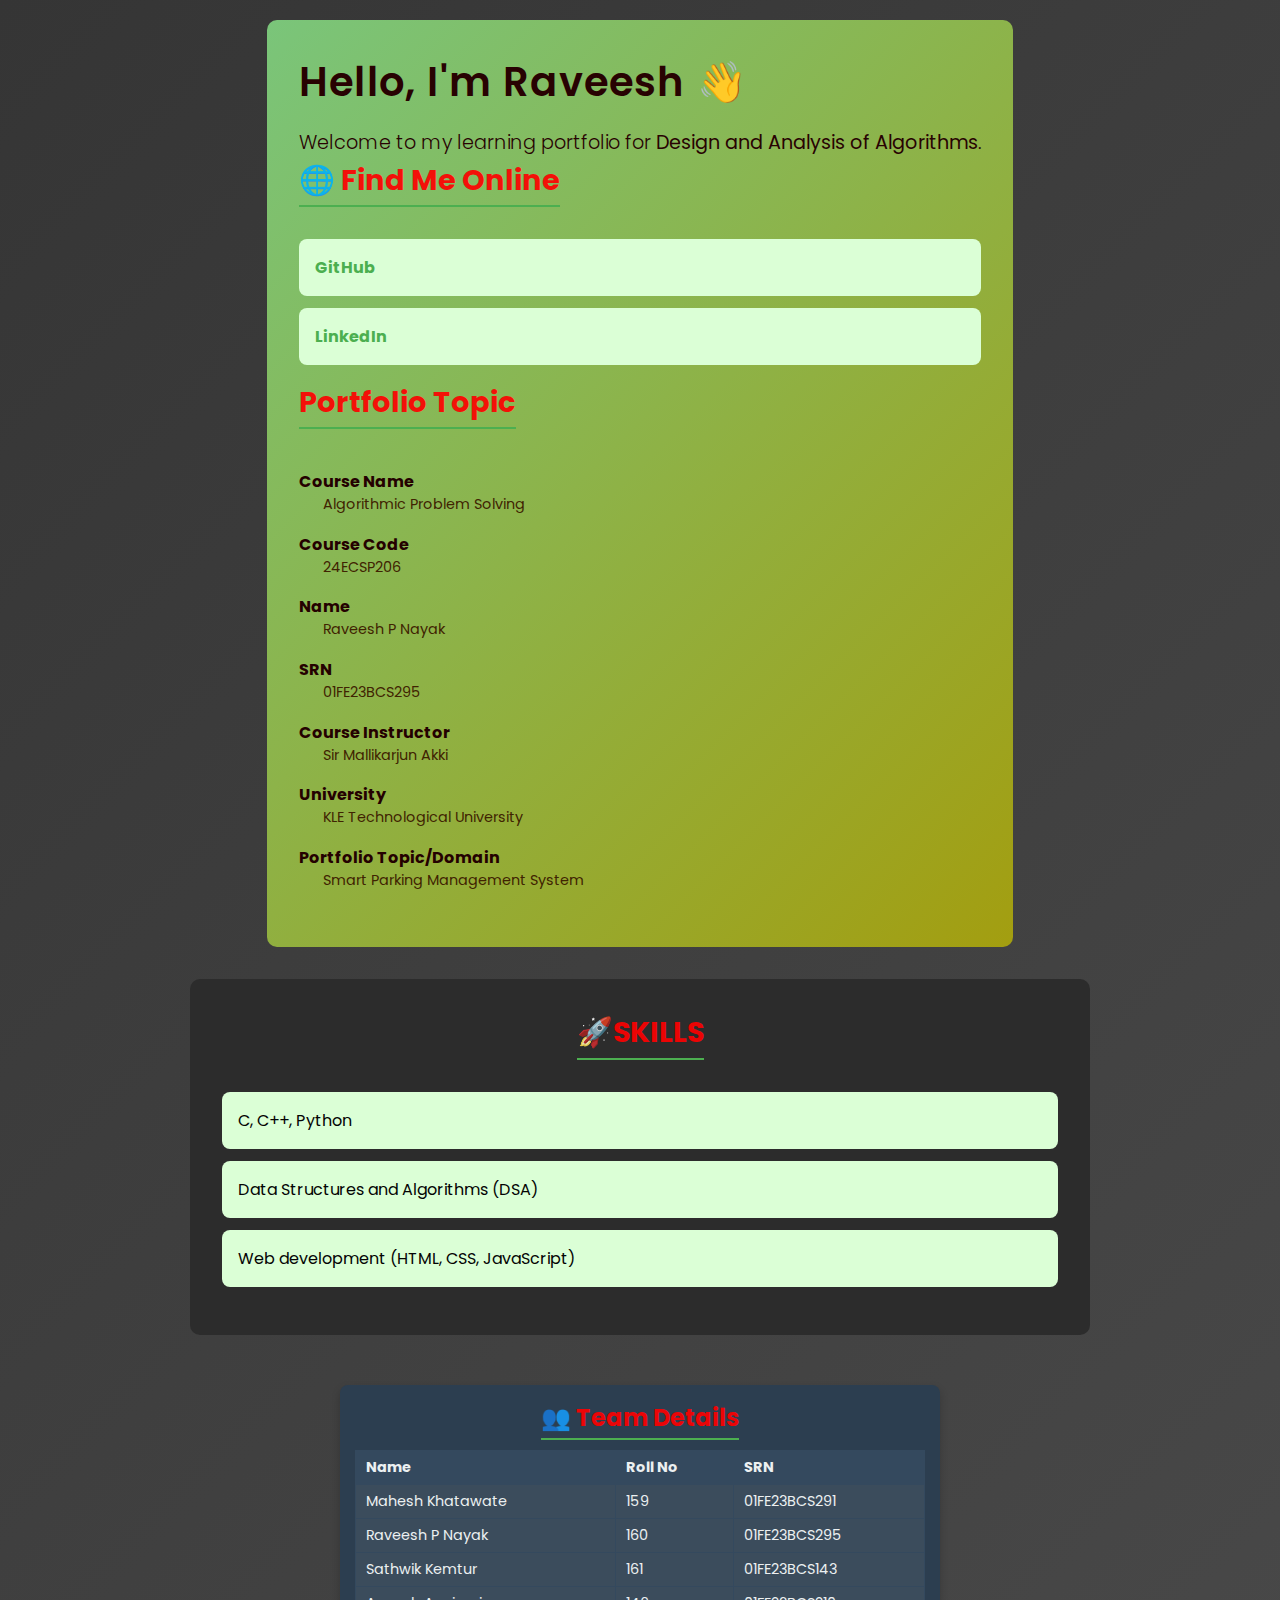
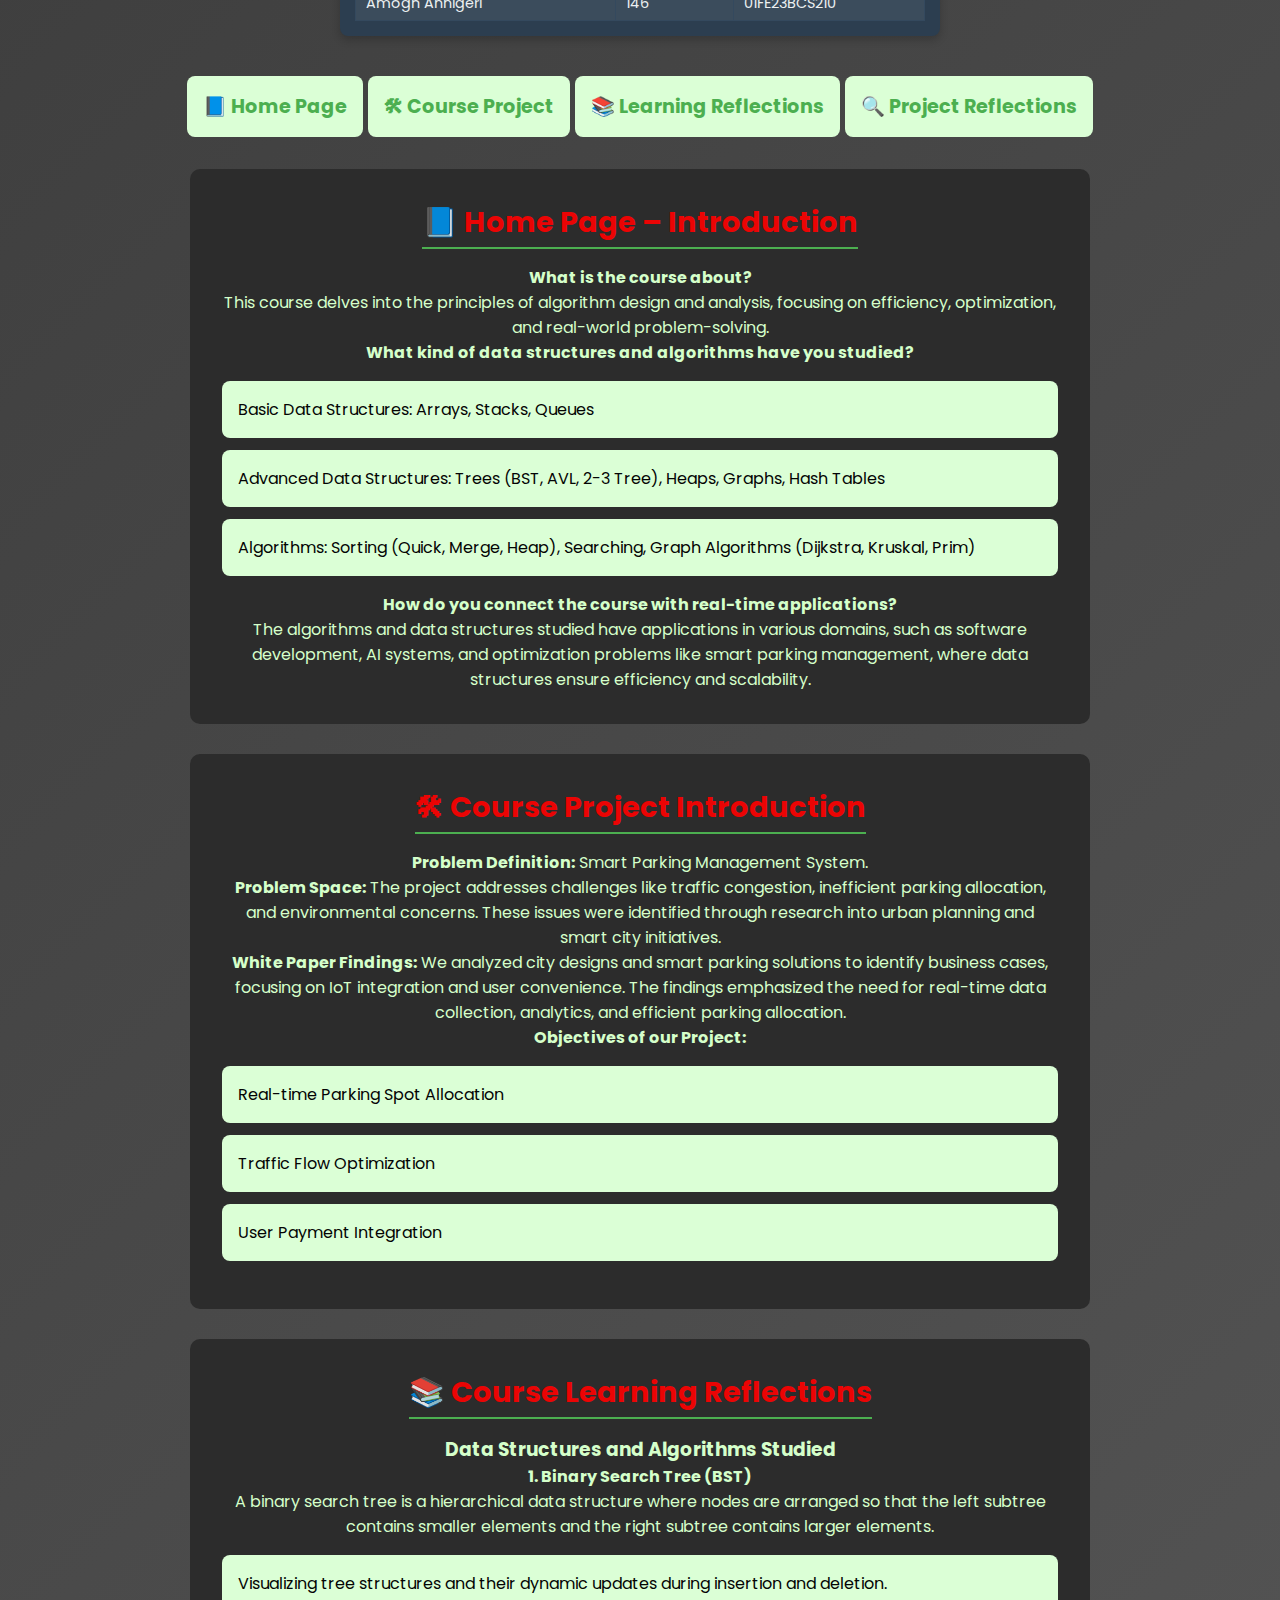
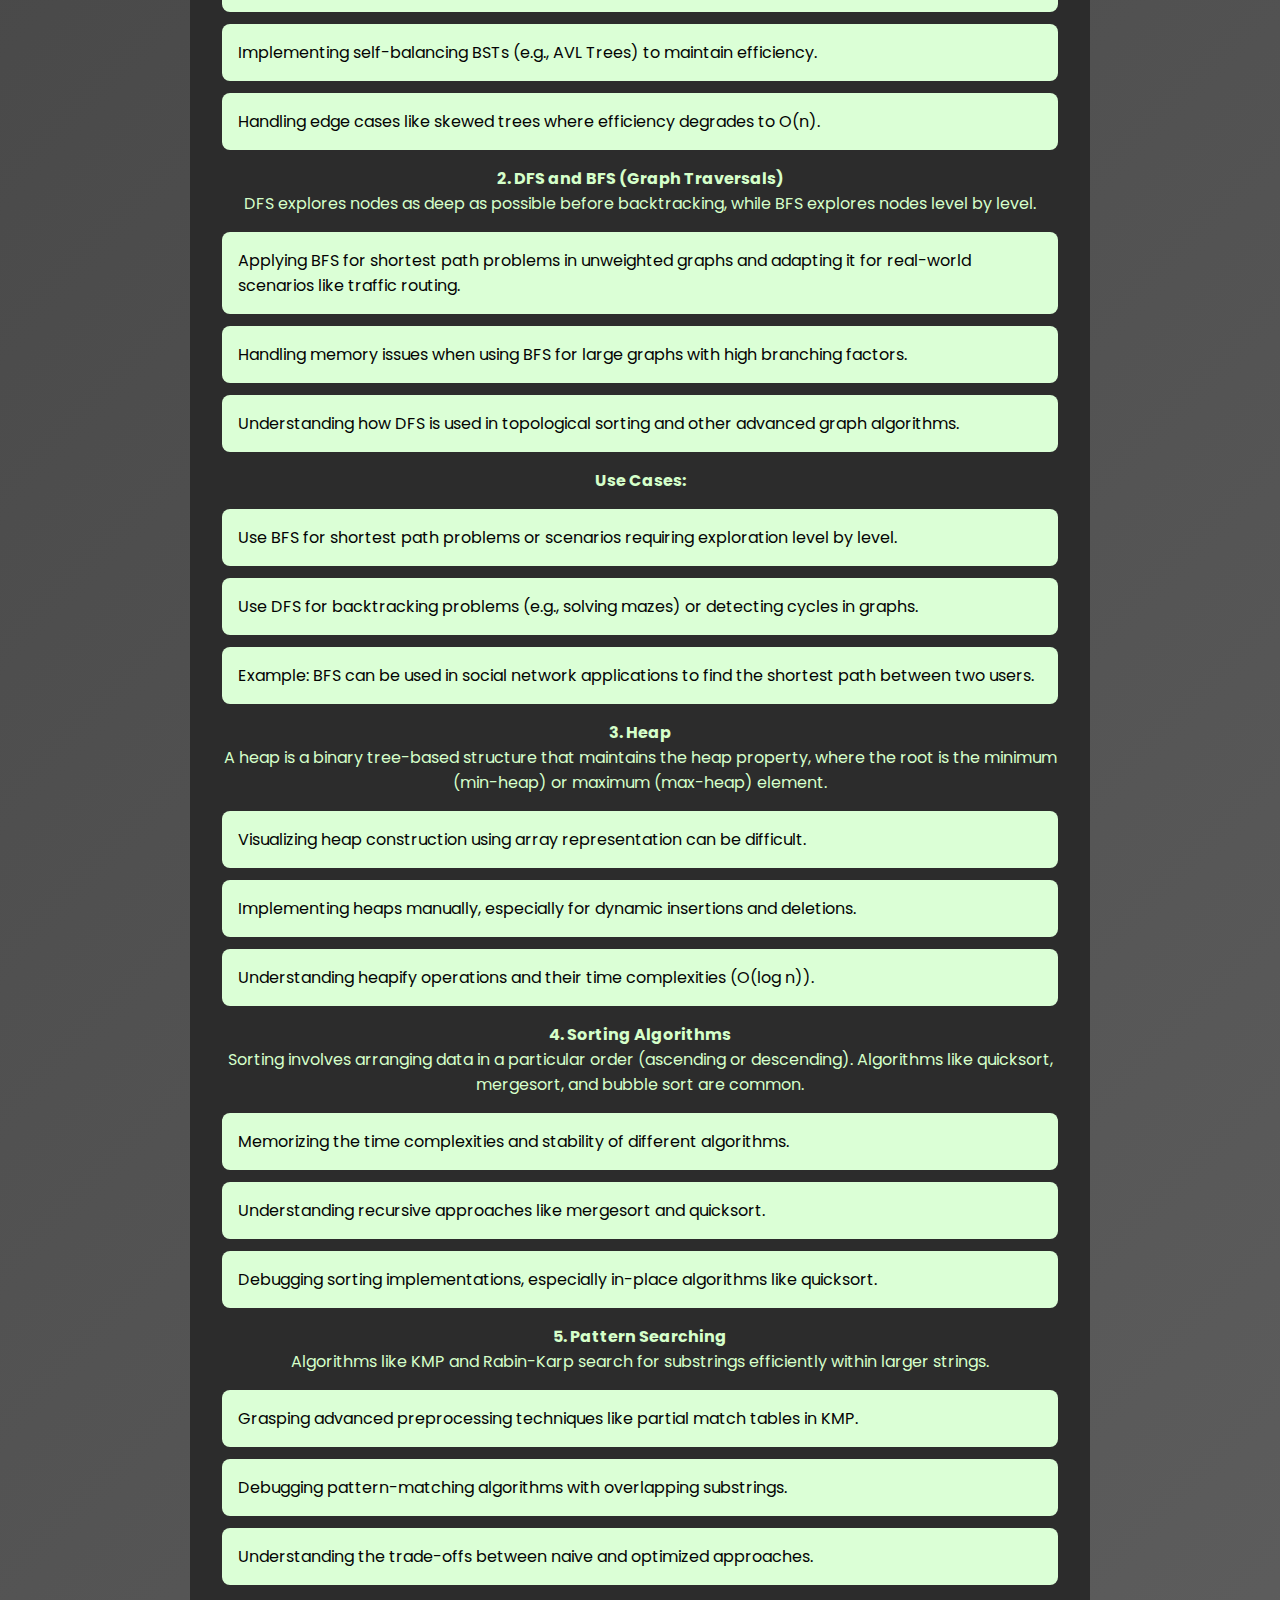
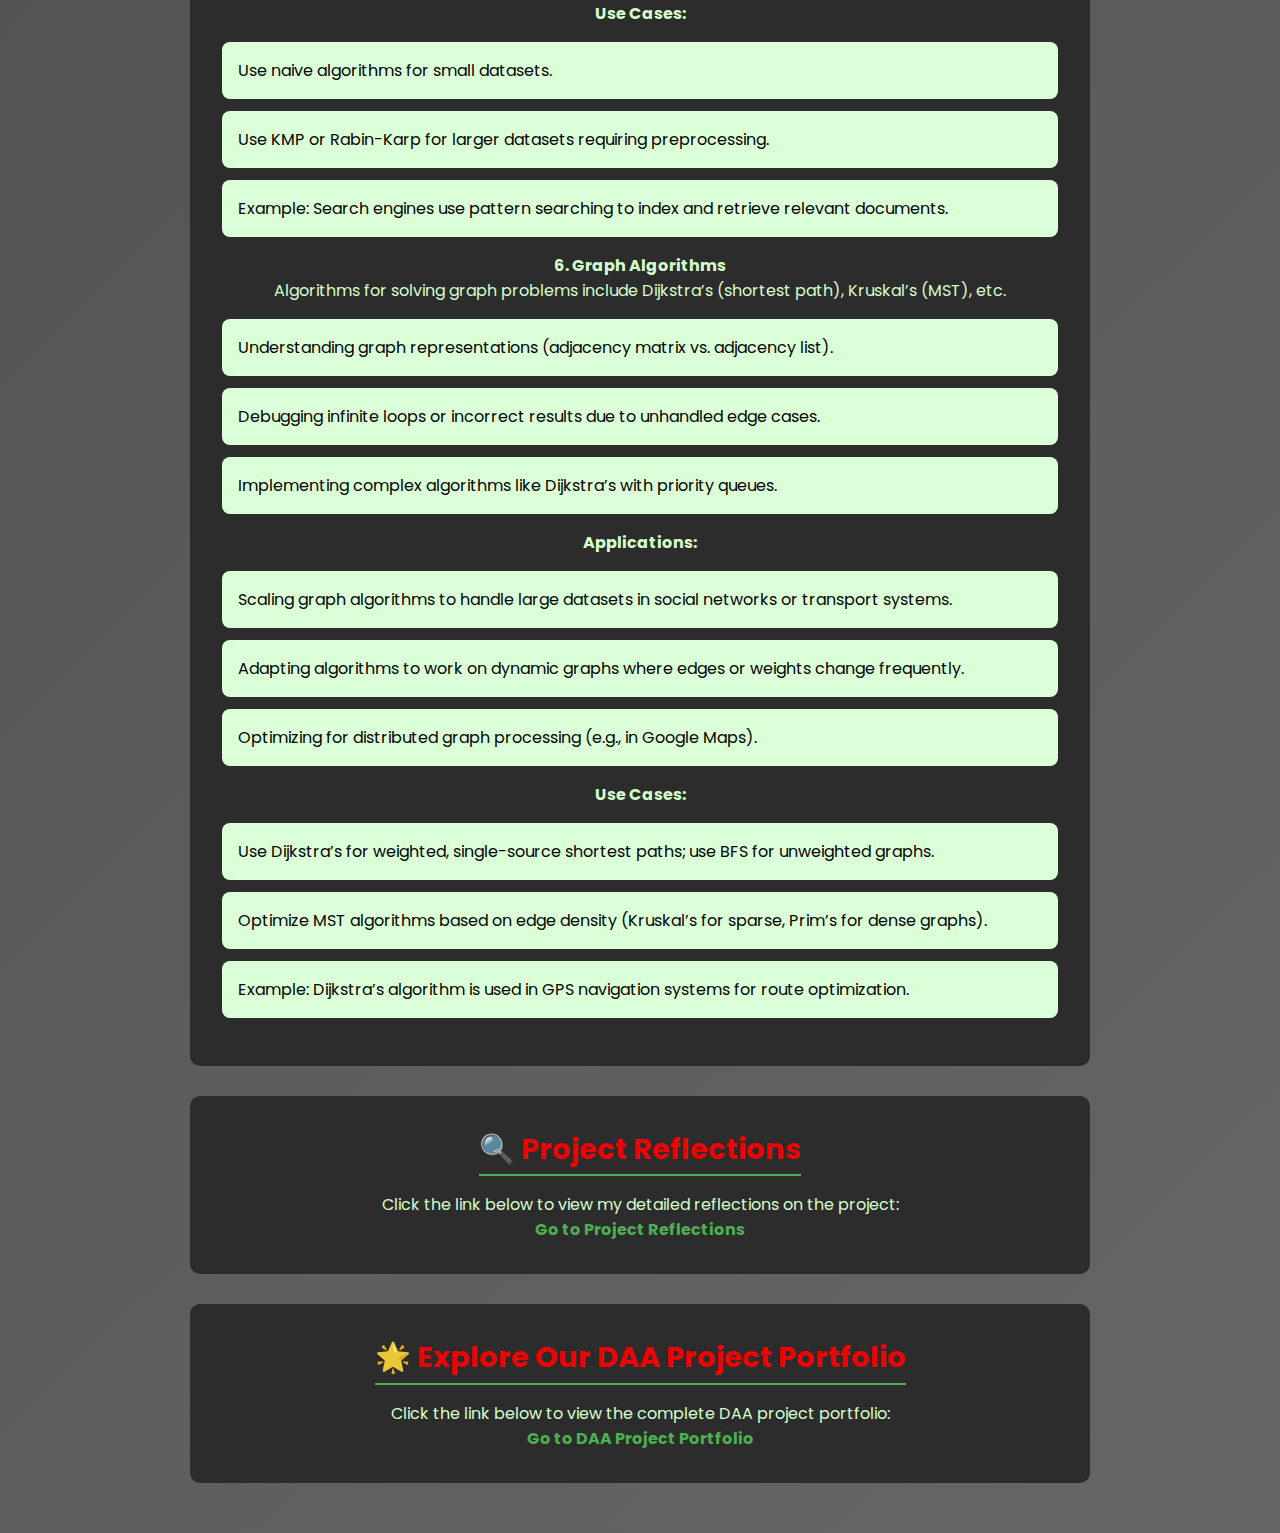
<file: index.html>
<!DOCTYPE html>
<html lang="en">
<head>
    <meta charset="UTF-8">
    <meta name="viewport" content="width=device-width, initial-scale=1.0">
    <title>Design and Analysis of Algorithms - Learning Portfolio</title>
    <link rel="stylesheet" href="style.css">
    <link href="https://fonts.googleapis.com/css2?family=Poppins:wght@300;400;600&display=swap" rel="stylesheet">
</head>
<body>
    <header>
        <h1>Hello, I'm Raveesh 👋</h1>
        <p>Welcome to my learning portfolio for <strong>Design and Analysis of Algorithms</strong>.</p>
        <h2>🌐 Find Me Online</h2>
        <ul>
            <li><a href="https://github.com/raveeshnayak18" target="_blank">GitHub</a></li>
            <li><a href="https://www.linkedin.com/in/raveesh-nayak-55187a297/" target="_blank">LinkedIn</a></li>
        </ul>

        <h2>Portfolio Topic</h2>
        <dl>
            <dt>Course Name</dt>
            <dd>Algorithmic Problem Solving</dd>

            <dt>Course Code</dt>
            <dd>24ECSP206</dd>

            <dt>Name</dt>
            <dd>Raveesh P Nayak</dd>

            <dt>SRN</dt>
            <dd>01FE23BCS295</dd>

            <dt>Course Instructor</dt>
            <dd>Sir Mallikarjun Akki</dd>

            <dt>University</dt>
            <dd>KLE Technological University</dd>

            <dt>Portfolio Topic/Domain</dt>
            <dd>Smart Parking Management System</dd>
        </dl>
    </header>

    <section id="SKILLS">
        <h2>🚀SKILLS</h2>
        <ul>
            <li>C, C++, Python</li>
            <li>Data Structures and Algorithms (DSA)</li>
            <li>Web development (HTML, CSS, JavaScript)</li>
        </ul>
    </section>
    <!-- Team Details Section -->
<section id="team-details">
    <h2>👥 Team Details</h2>
    <table>
        <thead>
            <tr>
                <th>Name</th>
                <th>Roll No</th>
                <th>SRN</th>
            </tr>
        </thead>
        <tbody>
            <tr>
                <td>Mahesh Khatawate</td>
                <td>159</td>
                <td>01FE23BCS291</td>
            </tr>
            <tr>
                <td>Raveesh P Nayak</td>
                <td>160</td>
                <td>01FE23BCS295</td>
            </tr>
            <tr>
                <td>Sathwik Kemtur</td>
                <td>161</td>
                <td>01FE23BCS143</td>
            </tr>
            <tr>
                <td>Amogh Annigeri</td>
                <td>146</td>
                <td>01FE23BCS210</td>
            </tr>
        </tbody>
    </table>
</section>


    <!-- Navigation Section -->
    <nav>
        <ul class="nav-links">
            <li><a href="#home">📘 Home Page</a></li>
            <li><a href="#project">🛠 Course Project</a></li>
            <li><a href="#learning">📚 Learning Reflections</a></li>
            <li><a href="reflection.html" target="_blank">🔍 Project Reflections</a></li>
        </ul>
    </nav>

    <!-- Home Section -->
    <section id="home">
        <h2>📘 Home Page – Introduction</h2>
        <p><strong>What is the course about?</strong></p>
        <p>This course delves into the principles of algorithm design and analysis, focusing on efficiency, optimization, and real-world problem-solving.</p>

        <p><strong>What kind of data structures and algorithms have you studied?</strong></p>
        <ul>
            <li>Basic Data Structures: Arrays, Stacks, Queues</li>
            <li>Advanced Data Structures: Trees (BST, AVL, 2-3 Tree), Heaps, Graphs, Hash Tables</li>
            <li>Algorithms: Sorting (Quick, Merge, Heap), Searching, Graph Algorithms (Dijkstra, Kruskal, Prim)</li>
        </ul>

        <p><strong>How do you connect the course with real-time applications?</strong></p>
        <p>The algorithms and data structures studied have applications in various domains, such as software development, AI systems, and optimization problems like smart parking management, where data structures ensure efficiency and scalability.</p>
    </section>

    <!-- Project Section -->
    <section id="project">
        <h2>🛠 Course Project Introduction</h2>
        <p><strong>Problem Definition:</strong> Smart Parking Management System.</p>
        <p><strong>Problem Space:</strong> The project addresses challenges like traffic congestion, inefficient parking allocation, and environmental concerns. These issues were identified through research into urban planning and smart city initiatives.</p>

        <p><strong>White Paper Findings:</strong> We analyzed city designs and smart parking solutions to identify business cases, focusing on IoT integration and user convenience. The findings emphasized the need for real-time data collection, analytics, and efficient parking allocation.</p>

        <p><strong>Objectives of our Project:</strong></p>
        <ul>
            <li>Real-time Parking Spot Allocation</li>
            <li>Traffic Flow Optimization</li>
            <li>User Payment Integration</li>
        </ul>
    </section>

    <!-- Learning Reflections Section -->
    <section id="learning">
        <h2>📚 Course Learning Reflections</h2>

        <h3>Data Structures and Algorithms Studied</h3>
        <article>
            <h4>1. Binary Search Tree (BST)</h4>
            <p>A binary search tree is a hierarchical data structure where nodes are arranged so that the left subtree contains smaller elements and the right subtree contains larger elements.</p>
            <ul>
                <li>Visualizing tree structures and their dynamic updates during insertion and deletion.</li>
                <li>Implementing self-balancing BSTs (e.g., AVL Trees) to maintain efficiency.</li>
                <li>Handling edge cases like skewed trees where efficiency degrades to O(n).</li>
            </ul>
        </article>

        <article>
            <h4>2. DFS and BFS (Graph Traversals)</h4>
            <p>DFS explores nodes as deep as possible before backtracking, while BFS explores nodes level by level.</p>
            <ul>
                <li>Applying BFS for shortest path problems in unweighted graphs and adapting it for real-world scenarios like traffic routing.</li>
                <li>Handling memory issues when using BFS for large graphs with high branching factors.</li>
                <li>Understanding how DFS is used in topological sorting and other advanced graph algorithms.</li>
            </ul>
            <p><strong>Use Cases:</strong></p>
            <ul>
                <li>Use BFS for shortest path problems or scenarios requiring exploration level by level.</li>
                <li>Use DFS for backtracking problems (e.g., solving mazes) or detecting cycles in graphs.</li>
                <li>Example: BFS can be used in social network applications to find the shortest path between two users.</li>
            </ul>
        </article>

        <article>
            <h4>3. Heap</h4>
            <p>A heap is a binary tree-based structure that maintains the heap property, where the root is the minimum (min-heap) or maximum (max-heap) element.</p>
            <ul>
                <li>Visualizing heap construction using array representation can be difficult.</li>
                <li>Implementing heaps manually, especially for dynamic insertions and deletions.</li>
                <li>Understanding heapify operations and their time complexities (O(log n)).</li>
            </ul>
        </article>

        <article>
            <h4>4. Sorting Algorithms</h4>
            <p>Sorting involves arranging data in a particular order (ascending or descending). Algorithms like quicksort, mergesort, and bubble sort are common.</p>
            <ul>
                <li>Memorizing the time complexities and stability of different algorithms.</li>
                <li>Understanding recursive approaches like mergesort and quicksort.</li>
                <li>Debugging sorting implementations, especially in-place algorithms like quicksort.</li>
            </ul>
        </article>

        <article>
            <h4>5. Pattern Searching</h4>
            <p>Algorithms like KMP and Rabin-Karp search for substrings efficiently within larger strings.</p>
            <ul>
                <li>Grasping advanced preprocessing techniques like partial match tables in KMP.</li>
                <li>Debugging pattern-matching algorithms with overlapping substrings.</li>
                <li>Understanding the trade-offs between naive and optimized approaches.</li>
            </ul>
            <p><strong>Use Cases:</strong></p>
            <ul>
                <li>Use naive algorithms for small datasets.</li>
                <li>Use KMP or Rabin-Karp for larger datasets requiring preprocessing.</li>
                <li>Example: Search engines use pattern searching to index and retrieve relevant documents.</li>
            </ul>
        </article>

        <article>
            <h4>6. Graph Algorithms</h4>
            <p>Algorithms for solving graph problems include Dijkstra’s (shortest path), Kruskal’s (MST), etc.</p>
            <ul>
                <li>Understanding graph representations (adjacency matrix vs. adjacency list).</li>
                <li>Debugging infinite loops or incorrect results due to unhandled edge cases.</li>
                <li>Implementing complex algorithms like Dijkstra’s with priority queues.</li>
            </ul>
            <p><strong>Applications:</strong></p>
            <ul>
                <li>Scaling graph algorithms to handle large datasets in social networks or transport systems.</li>
                <li>Adapting algorithms to work on dynamic graphs where edges or weights change frequently.</li>
                <li>Optimizing for distributed graph processing (e.g., in Google Maps).</li>
            </ul>
            <p><strong>Use Cases:</strong></p>
            <ul>
                <li>Use Dijkstra’s for weighted, single-source shortest paths; use BFS for unweighted graphs.</li>
                <li>Optimize MST algorithms based on edge density (Kruskal’s for sparse, Prim’s for dense graphs).</li>
                <li>Example: Dijkstra’s algorithm is used in GPS navigation systems for route optimization.</li>
            </ul>
        </article>
    </section>
    <section id="reflection-link">
        <h2>🔍 Project Reflections</h2>
        <p>Click the link below to view my detailed reflections on the project:</p>
        <a href="reflection.html" target="_blank">Go to Project Reflections</a>
    </section>
    <section id="portfolio-link">
        <h2>🌟 Explore Our DAA Project Portfolio</h2>
        <p>Click the link below to view the complete DAA project portfolio:</p>
        <a href="https://maheshkhatawate.github.io/daa_project_portfolio/" target="_blank">Go to DAA Project Portfolio</a>
    </section>

</body>
</html>
</file>
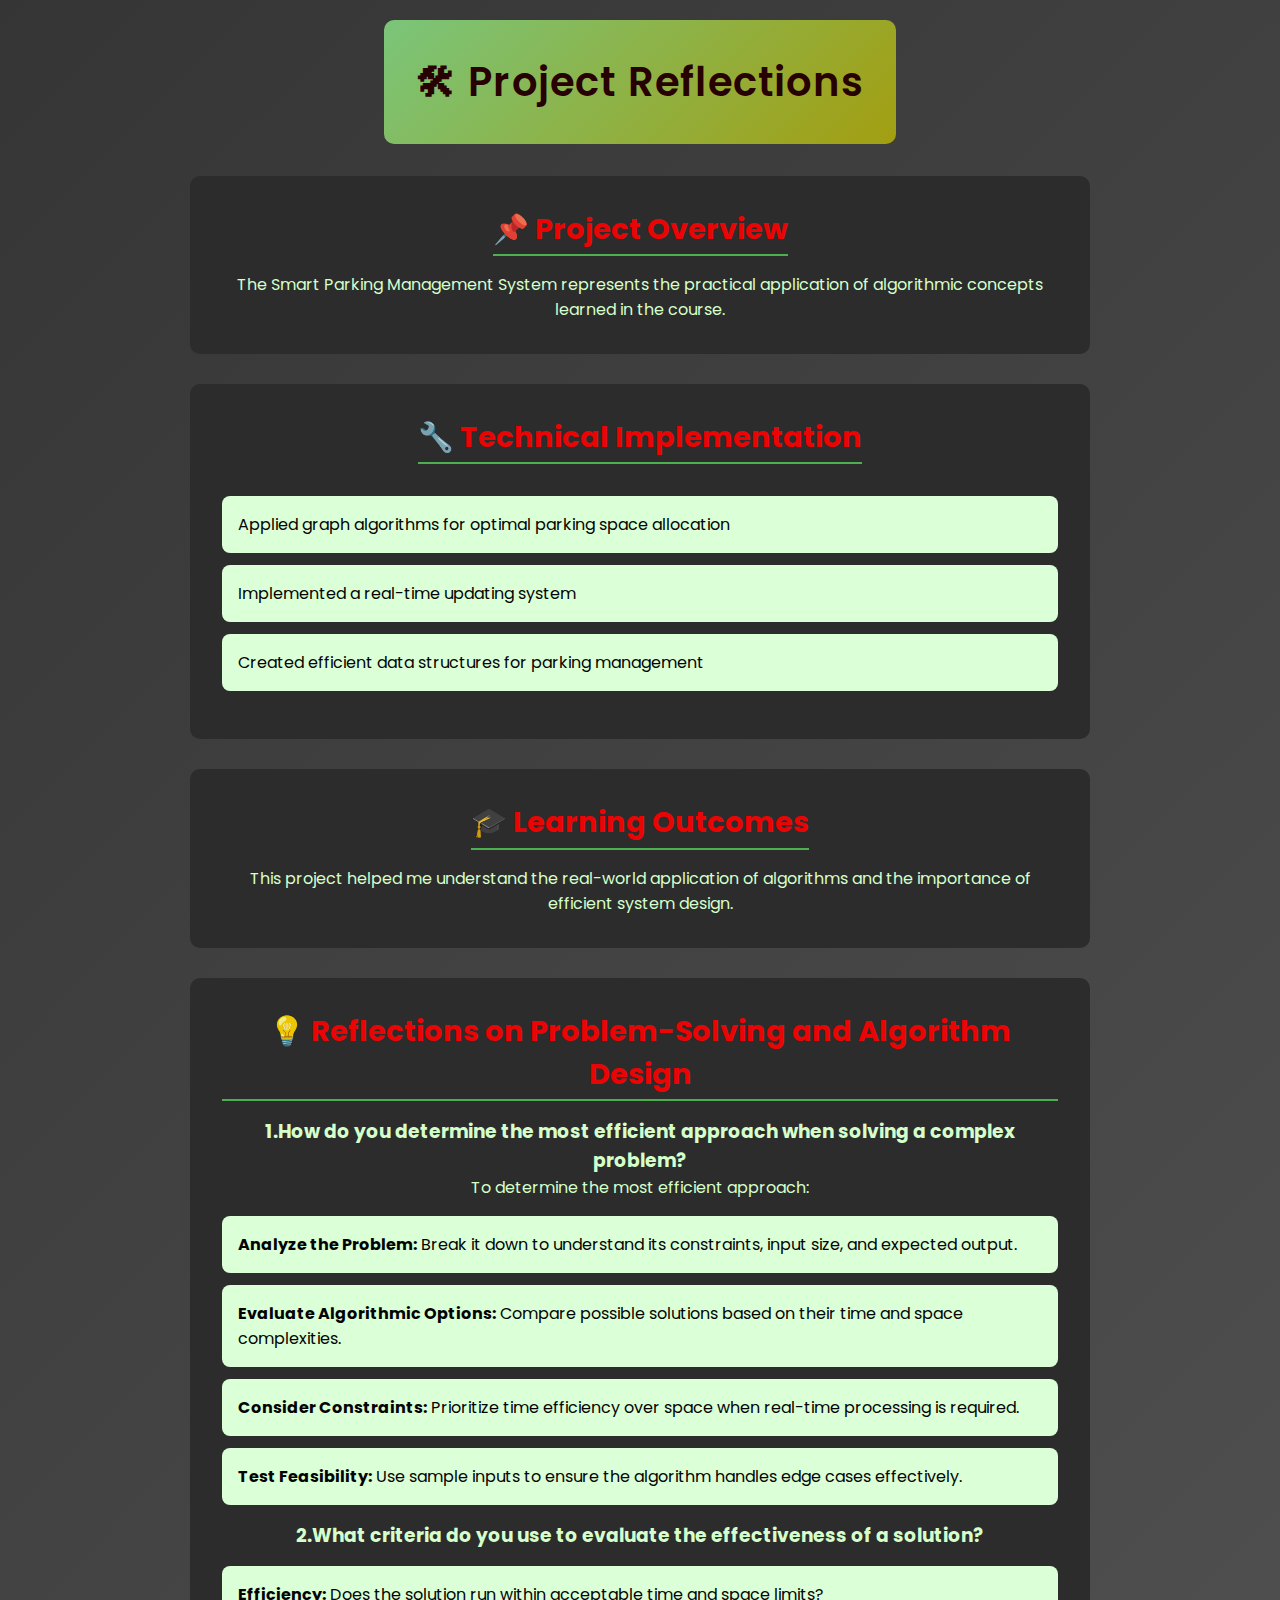
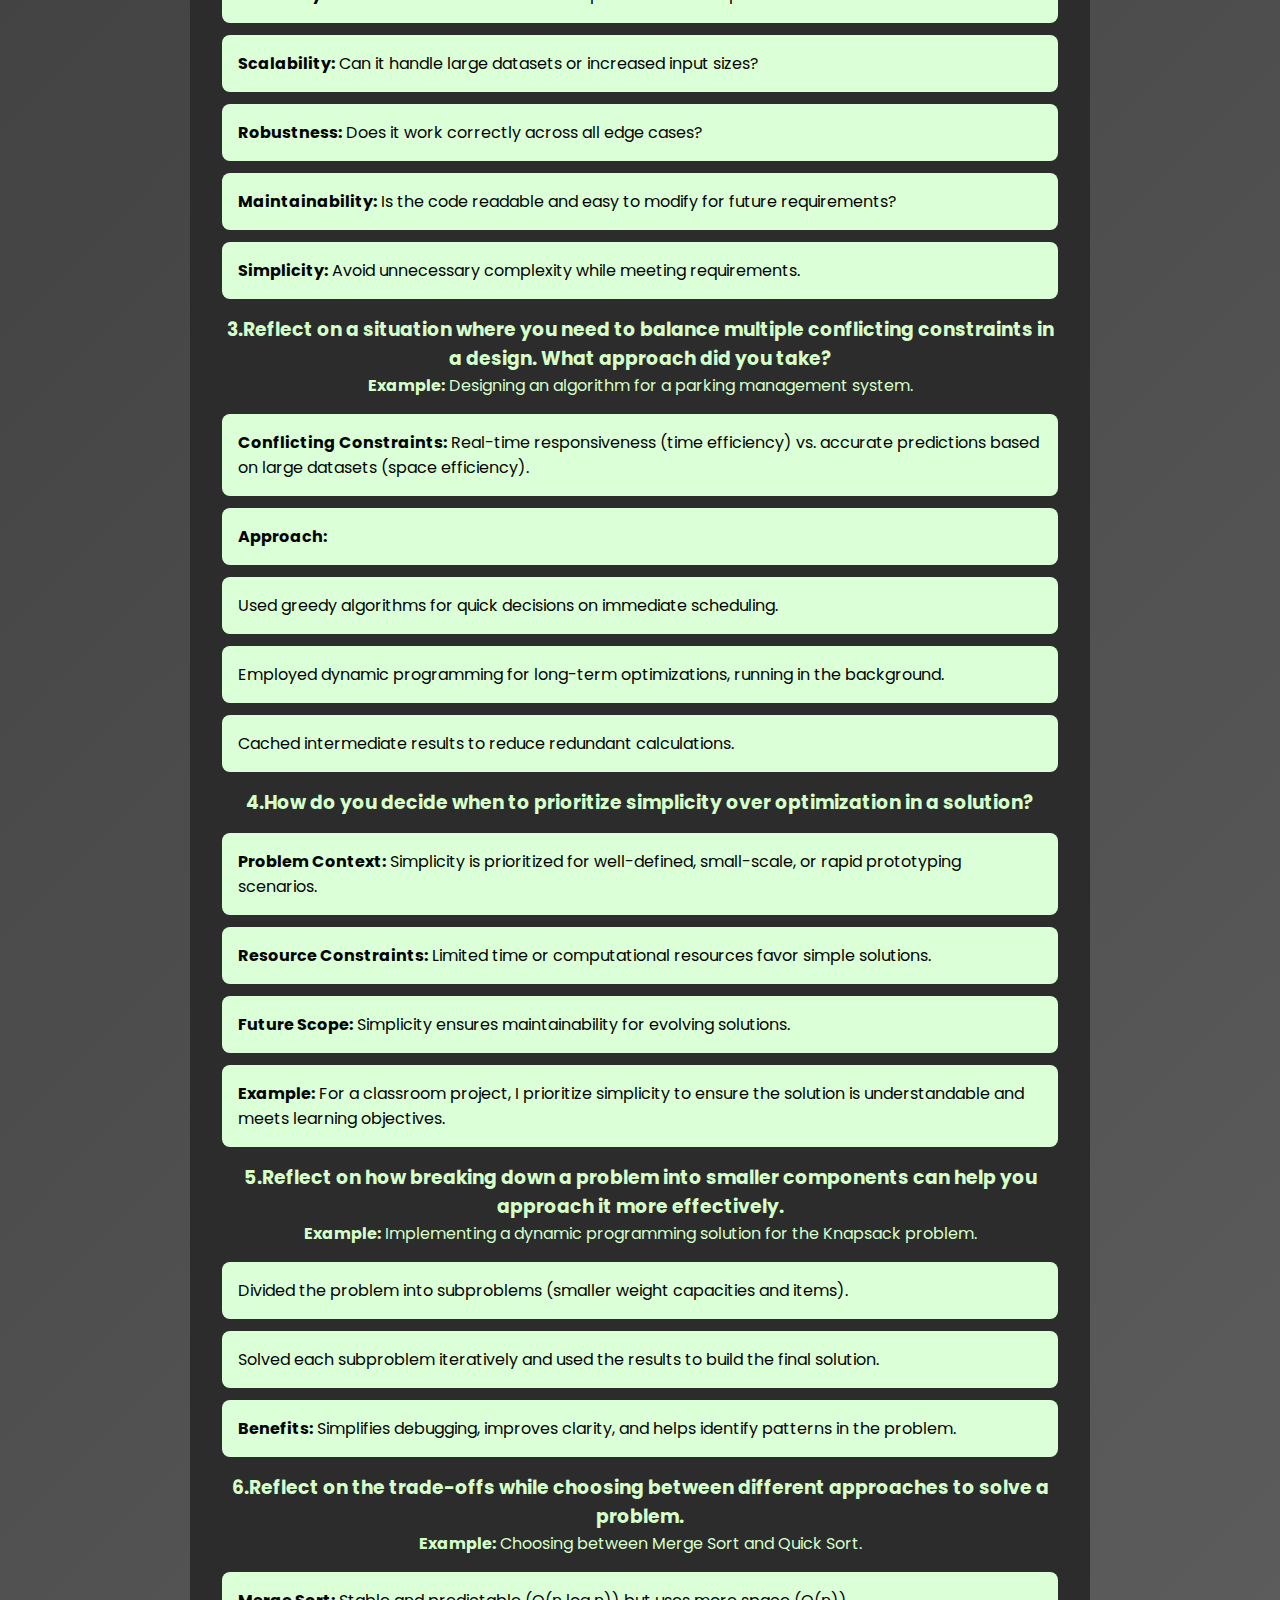
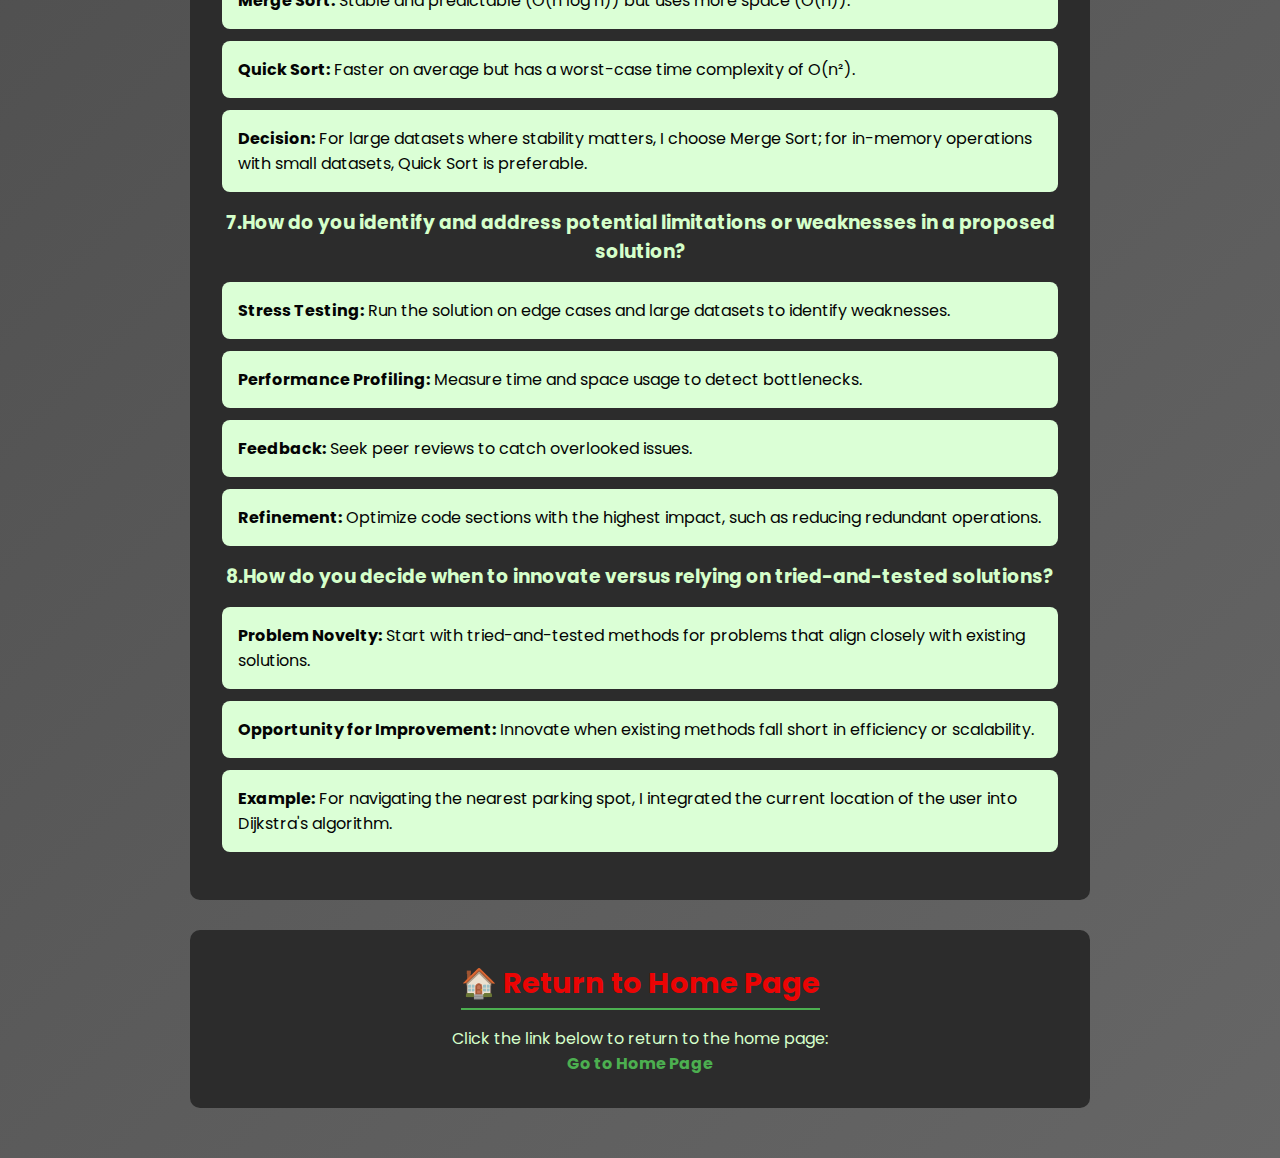
<file: reflection.html>
<!DOCTYPE html>
<html lang="en">
<head>
    <meta charset="UTF-8">
    <meta name="viewport" content="width=device-width, initial-scale=1.0">
    <title>Project Reflections</title>
    <link rel="stylesheet" href="style.css">
    <link href="https://fonts.googleapis.com/css2?family=Poppins:wght@300;400;600&display=swap" rel="stylesheet">
</head>
<body>
    <header>
        <h1>🛠 Project Reflections</h1>
    </header>

    <section id="project-overview">
        <h2>📌 Project Overview</h2>
        <p>The Smart Parking Management System represents the practical application of algorithmic concepts learned in the course.</p>
    </section>

    <section id="technical-implementation">
        <h2>🔧 Technical Implementation</h2>
        <ul>
            <li>Applied graph algorithms for optimal parking space allocation</li>
            <li>Implemented a real-time updating system</li>
            <li>Created efficient data structures for parking management</li>
        </ul>
    </section>

    <section id="learning-outcomes">
        <h2>🎓 Learning Outcomes</h2>
        <p>This project helped me understand the real-world application of algorithms and the importance of efficient system design.</p>
    </section>

    <section id="reflections-on-design">
        <h2>💡 Reflections on Problem-Solving and Algorithm Design</h2>

        <article>
            <h3>1.How do you determine the most efficient approach when solving a complex problem?</h3>
            <p>To determine the most efficient approach:</p>
            <ul>
                <li><strong>Analyze the Problem:</strong> Break it down to understand its constraints, input size, and expected output.</li>
                <li><strong>Evaluate Algorithmic Options:</strong> Compare possible solutions based on their time and space complexities.</li>
                <li><strong>Consider Constraints:</strong> Prioritize time efficiency over space when real-time processing is required.</li>
                <li><strong>Test Feasibility:</strong> Use sample inputs to ensure the algorithm handles edge cases effectively.</li>
            </ul>
        </article>

        <article>
            <h3>2.What criteria do you use to evaluate the effectiveness of a solution?</h3>
            <ul>
                <li><strong>Efficiency:</strong> Does the solution run within acceptable time and space limits?</li>
                <li><strong>Scalability:</strong> Can it handle large datasets or increased input sizes?</li>
                <li><strong>Robustness:</strong> Does it work correctly across all edge cases?</li>
                <li><strong>Maintainability:</strong> Is the code readable and easy to modify for future requirements?</li>
                <li><strong>Simplicity:</strong> Avoid unnecessary complexity while meeting requirements.</li>
            </ul>
        </article>

        <article>
            <h3>3.Reflect on a situation where you need to balance multiple conflicting constraints in a design. What approach did you take?</h3>
            <p><strong>Example:</strong> Designing an algorithm for a parking management system.</p>
            <ul>
                <li><strong>Conflicting Constraints:</strong> Real-time responsiveness (time efficiency) vs. accurate predictions based on large datasets (space efficiency).</li>
                <li><strong>Approach:</strong>
                    
                        <li>Used greedy algorithms for quick decisions on immediate scheduling.</li>
                        <li>Employed dynamic programming for long-term optimizations, running in the background.</li>
                        <li>Cached intermediate results to reduce redundant calculations.</li>
                    
                </li>
            </ul>
        </article>

        <article>
            <h3>4.How do you decide when to prioritize simplicity over optimization in a solution?</h3>
            <ul>
                <li><strong>Problem Context:</strong> Simplicity is prioritized for well-defined, small-scale, or rapid prototyping scenarios.</li>
                <li><strong>Resource Constraints:</strong> Limited time or computational resources favor simple solutions.</li>
                <li><strong>Future Scope:</strong> Simplicity ensures maintainability for evolving solutions.</li>
                <li><strong>Example:</strong> For a classroom project, I prioritize simplicity to ensure the solution is understandable and meets learning objectives.</li>
            </ul>
        </article>

        <article>
            <h3>5.Reflect on how breaking down a problem into smaller components can help you approach it more effectively.</h3>
            <p><strong>Example:</strong> Implementing a dynamic programming solution for the Knapsack problem.</p>
            <ul>
                <li>Divided the problem into subproblems (smaller weight capacities and items).</li>
                <li>Solved each subproblem iteratively and used the results to build the final solution.</li>
                <li><strong>Benefits:</strong> Simplifies debugging, improves clarity, and helps identify patterns in the problem.</li>
            </ul>
        </article>

        <article>
            <h3>6.Reflect on the trade-offs while choosing between different approaches to solve a problem.</h3>
            <p><strong>Example:</strong> Choosing between Merge Sort and Quick Sort.</p>
            <ul>
                <li><strong>Merge Sort:</strong> Stable and predictable (O(n log n)) but uses more space (O(n)).</li>
                <li><strong>Quick Sort:</strong> Faster on average but has a worst-case time complexity of O(n²).</li>
                <li><strong>Decision:</strong> For large datasets where stability matters, I choose Merge Sort; for in-memory operations with small datasets, Quick Sort is preferable.</li>
            </ul>
        </article>

        <article>
            <h3>7.How do you identify and address potential limitations or weaknesses in a proposed solution?</h3>
            <ul>
                <li><strong>Stress Testing:</strong> Run the solution on edge cases and large datasets to identify weaknesses.</li>
                <li><strong>Performance Profiling:</strong> Measure time and space usage to detect bottlenecks.</li>
                <li><strong>Feedback:</strong> Seek peer reviews to catch overlooked issues.</li>
                <li><strong>Refinement:</strong> Optimize code sections with the highest impact, such as reducing redundant operations.</li>
            </ul>
        </article>

        <article>
            <h3>8.How do you decide when to innovate versus relying on tried-and-tested solutions?</h3>
            <ul>
                <li><strong>Problem Novelty:</strong> Start with tried-and-tested methods for problems that align closely with existing solutions.</li>
                <li><strong>Opportunity for Improvement:</strong> Innovate when existing methods fall short in efficiency or scalability.</li>
                <li><strong>Example:</strong> For navigating the nearest parking spot, I integrated the current location of the user into Dijkstra's algorithm.</li>
            </ul>
        </article>

    </section>
    <section id="home-link">
        <h2>🏠 Return to Home Page</h2>
        <p>Click the link below to return to the home page:</p>
        <a href="index.html">Go to Home Page</a>
    </section>
    
</body>
</html>
</file>
<file: style.css>
/* Reset default margin and padding */
* {
    margin: 0;
    padding: 0;
    box-sizing: border-box;
}

/* Global Styles */
body {
    font-family: 'Poppins', sans-serif;
    background: linear-gradient(135deg, #353535, #666666);
    margin: 0;
    padding: 20px;
    display: flex;
    flex-direction: column;
    align-items: center;
    color: #d5ffca;
}

/* Section Container */
section {
    background-color: #2c2c2c;
    padding: 2rem;
    width: 90%;
    max-width: 900px;
    box-shadow: 0 6px 20px rgba(51, 251, 1, 0);
    border-radius: 10px;
    text-align: center;
    margin-bottom: 30px;
    transition: transform 0.2s ease-in-out;
}

section:hover {
    transform: translateY(-5px);
}

/* Header */
header {
    background: linear-gradient(135deg, #7ac57a, #a39e10);
    color: rgb(40, 2, 2);
    padding: 2rem;
    border-radius: 10px;
    margin-bottom: 2rem;
}

header h1 {
    font-size: 2.5rem;
    margin: 0;
    font-weight: 600;
    letter-spacing: 1.2px;
}

header p {
    margin: 1rem 0 0;
    font-size: 1.2rem;
    font-weight: 300;
    line-height: 1.6;
}

/* Section Titles */
h2 {
    color: #ff0000e8;
    margin-bottom: 1rem;
    font-size: 1.8rem;
    border-bottom: 2px solid #4CAF50;
    display: inline-block;
    padding-bottom: 0.2rem;
}

/* List Items */
ul {
    list-style: none;
    padding: 0;
    margin: 1rem 0;
}

ul li {
    background-color: #dbffd6;
    margin-bottom: 0.75rem;
    padding: 1rem;
    border-radius: 8px;
    font-size: 1rem;
    text-align: left;
    transition: box-shadow 0.2s ease;
    color: #040404;
}

ul li:hover {
    box-shadow: 0 4px 15px rgba(137, 202, 109, 0.3);
}

/* Links */
a {
    color: #4CAF50;
    text-decoration: none;
    font-weight: bold;
    transition: color 0.2s;
}

a:hover {
    color: #81c784;
    text-decoration: underline;
}

/* Navigation Links */
.nav-links {
    display: flex;
    justify-content: center; 
    gap: 5px; 
    list-style: none; 
    padding: 0;
    margin: 20px 0;
}

.nav-links li {
    display: inline-block;
}

.nav-links a {
    text-decoration: none; 
    font-size: 1.2rem; 
    color: #4CAF50; 
    font-weight: bold;
    display: flex;
    align-items: center;
    gap: 8px; 
    transition: color 0.3s ease, transform 0.2s ease;
}

.nav-links a:hover {
    color: #81c784; 
    transform: translateY(-3px);
}


/* Definition List */
dl {
    text-align: left;
    margin: 1.5rem 0;
}

dl dt {
    font-weight: bold;
    color: #240000;
    margin-top: 1rem;
    font-size: 1rem;
}

dl dd {
    margin-left: 1.5rem;
    color: #402301;
    font-size: 0.9rem;
    line-height: 1.5;
}

/* Blockquote */
blockquote {
    font-style: italic;
    color: #c0c0c0;
    border-left: 4px solid #4CAF50;
    padding-left: 1rem;
    margin: 2rem 0;
    font-size: 1.1rem;
    background-color: #3b3b3b;
    border-radius: 5px;
}

/* Code Snippet Styling */
code {
    font-family: 'Courier New', monospace;
    background-color: #444;
    color: #81c784;
    padding: 2px 4px;
    border-radius: 4px;
    font-size: 0.9rem;
}

/* Button Styling */
button {
    background-color: #4CAF50;
    color: rgb(255, 255, 255);
    padding: 0.7rem 1.5rem;
    font-size: 1rem;
    border: none;
    border-radius: 5px;
    cursor: pointer;
    transition: background-color 0.3s ease;
}

button:hover {
    background-color: #388e3c;
}

/* Footer Section */
footer {
    margin-top: 2rem;
    font-size: 0.9rem;
    color: #777;
}

.autoShow {
    animation: autoShowAnimation both;
    animation-timeline: view(70% 5%);
}

@keyframes autoShowAnimation {
    from {
        opacity: 0;
        transform: translateY(200px) scale(0.3);
    }
    to {
        opacity: 1;
        transform: translateY(0) scale(1);
    }
}

/* Responsive Design */
@media (max-width: 768px) {
    section {
        padding: 1.5rem;
        width: 95%;
    }

    header h1 {
        font-size: 2rem;
    }

    ul li {
        font-size: 0.9rem;
        padding: 0.75rem;
    }

    blockquote {
        font-size: 1rem;
    }

    dl dt {
        font-size: 0.9rem;
    }

    dl dd {
        font-size: 0.85rem;
    }
}
#team-details {
    background-color: #2c3e50; /* Dark contrasting background */
    color: #ecf0f1; /* Light contrasting text */
    padding: 15px;
    border-radius: 8px;
    margin: 20px auto;
    max-width: 600px; /* Restrict the width of the section */
    box-shadow: 0 4px 8px rgba(0, 0, 0, 0.2);
}

#team-details h2 {
    text-align: center;
    font-size: 1.5em;
    margin-bottom: 10px;
}

#team-details table {
    width: 100%;
    border-collapse: collapse;
    margin: 0 auto;
    font-size: 0.9em; /* Smaller font size */
}

#team-details th, #team-details td {
    border: 1px solid #34495e; /* Slightly darker border */
    padding: 6px 10px;
    text-align: left;
}

#team-details th {
    background-color: #34495e; /* Darker header background */
    color: #ecf0f1; /* Light header text */
    font-weight: bold;
}

#team-details td {
    background-color: #3b4c5c; /* Slightly lighter row background */
}
</file>
